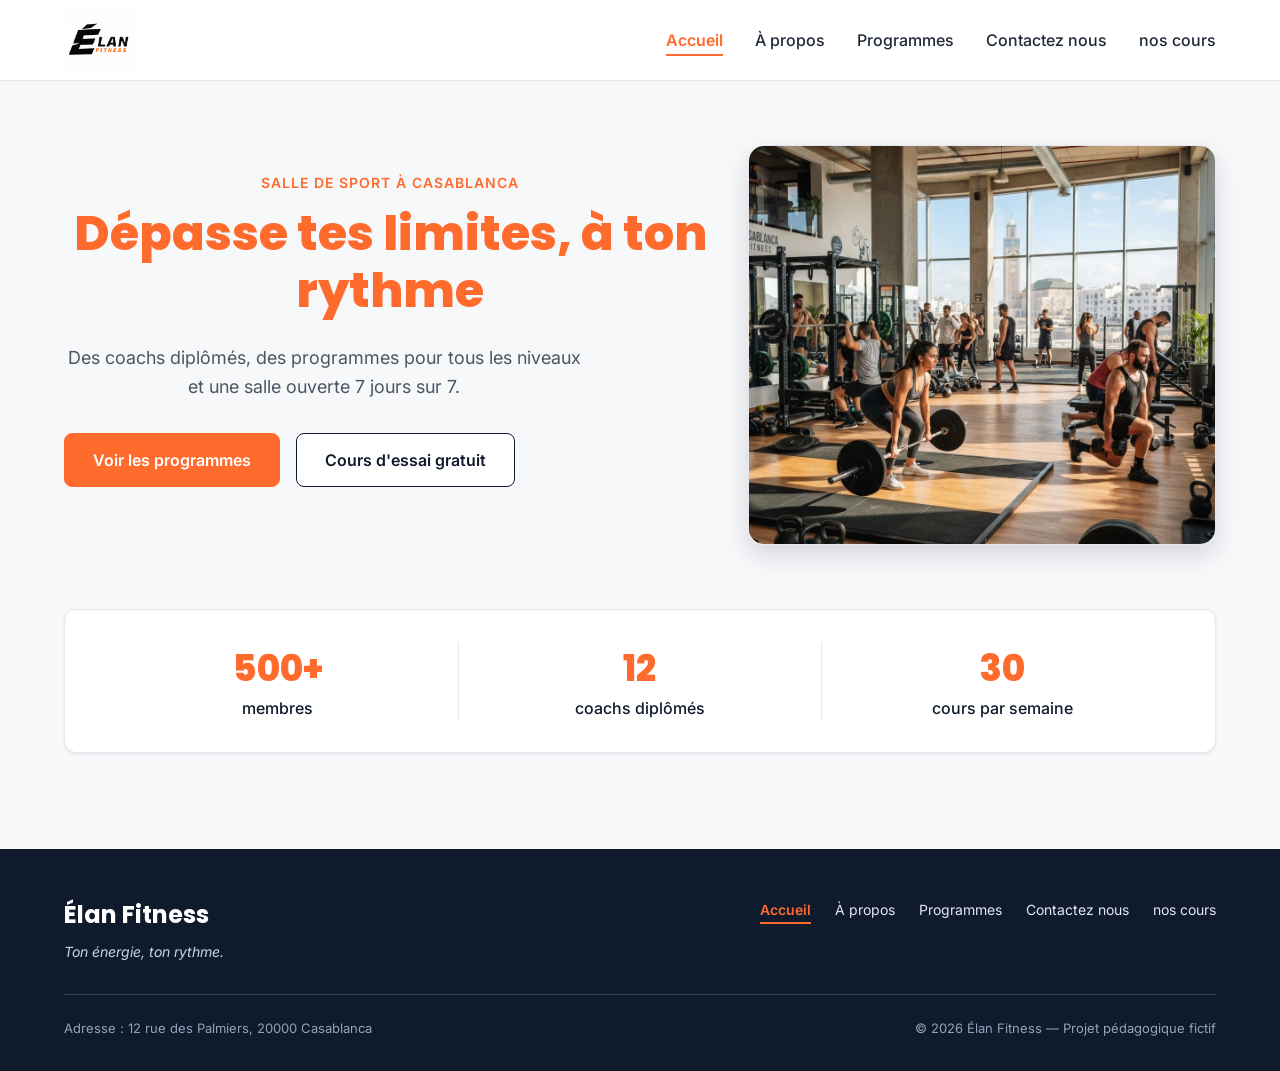
<file: index.html>
<!DOCTYPE html>
<html lang="fr">

<head>
  <meta charset="UTF-8">
  <meta name="viewport" content="width=device-width, initial-scale=1">
  <meta name="description"
    content="Élan Fitness, salle de sport à Casablanca : musculation, yoga, cardio,pilatise et boxe fitness avec des coachs diplômés. Réservez votre cours d'essai gratuit.">
  <title>Élan Fitness | Salle de sport à Casablanca</title>

  <link rel="preconnect" href="https://fonts.googleapis.com">
  <link rel="preconnect" href="https://fonts.gstatic.com" crossorigin>
  <link
    href="https://fonts.googleapis.com/css2?family=Inter:wght@400;500;600&family=Poppins:wght@600;700;800&display=swap"
    rel="stylesheet">

  <link rel="stylesheet" href="style.css">
</head>

<body>

  <header class="en-tete">
    <div class="conteneur en-tete-contenu">
      <a href="#accueil" class="logo"><img src="img/logo.png" alt="logo"></a>

      <nav aria-label="Navigation principale">
        <ul class="menu">
          <li><a href="index.html" class="lien-actif">Accueil</a></li>
          <li><a href="propose.html">À propos</a></li>
          <li><a href="programmes.html">Programmes</a></li>
          <li><a href="contact.html">Contactez nous</a></li>
          <li><a href="classes.html" >nos cours</a></li>
        </ul>
      </nav>
    </div>
  </header>

  <main>

    <section id="accueil" class="hero">
      <div class="conteneur">

        <div class="hero-contenu">
          <div class="hero-texte">
            <p class="sur-titre">Salle de sport à Casablanca</p>
            <h1>Dépasse tes limites, à ton rythme</h1>
            <p class="hero-description">
              Des coachs diplômés, des programmes pour tous les niveaux et une salle ouverte 7 jours sur 7.
            </p>
            <div class="boutons">
              <a href="#programmes" class="bouton bouton-principal">Voir les programmes</a>
              <a href="#contact" class="bouton bouton-secondaire">Cours d'essai gratuit</a>
            </div>
          </div>

          <img class="hero-image" src="img/hero.jpg"
            alt="Des personnes s'entraînent dans une salle de sport lumineuse à Casablanca">
        </div>

        <div class="chiffres">
          <div class="chiffre">
            <p class="chiffre-nombre">500+</p>
            <p>membres</p>
          </div>
          <div class="chiffre">
            <p class="chiffre-nombre">12</p>
            <p>coachs diplômés</p>
          </div>
          <div class="chiffre">
            <p class="chiffre-nombre">30</p>
            <p>cours par semaine</p>
          </div>
        </div>

      </div>
    </section>

  </main>

  <footer class="pied-de-page">
    <div class="conteneur">

      <div class="pied-haut">
        <div>
          <p class="logo logo-clair">Élan Fitness</p>
          <p class="slogan">Ton énergie, ton rythme.</p>
        </div>

        <nav aria-label="Navigation du pied de page">
          <ul class="menu menu-pied">
            <li><a href="index.html" class="lien-actif">Accueil</a></li>
            <li><a href="propose.html">À propos</a></li>
            <li><a href="programmes.html">Programmes</a></li>
            <li><a href="contact.html">Contactez nous</a></li>
            <li><a href="classes.html">nos cours</a></li>
          </ul>
        </nav>
      </div>

      <div class="pied-bas">
        <p>Adresse : 12 rue des Palmiers, 20000 Casablanca</p>
        <p>&copy; 2026 Élan Fitness — Projet pédagogique fictif</p>
      </div>

    </div>
  </footer>

</body>

</html>
</file>
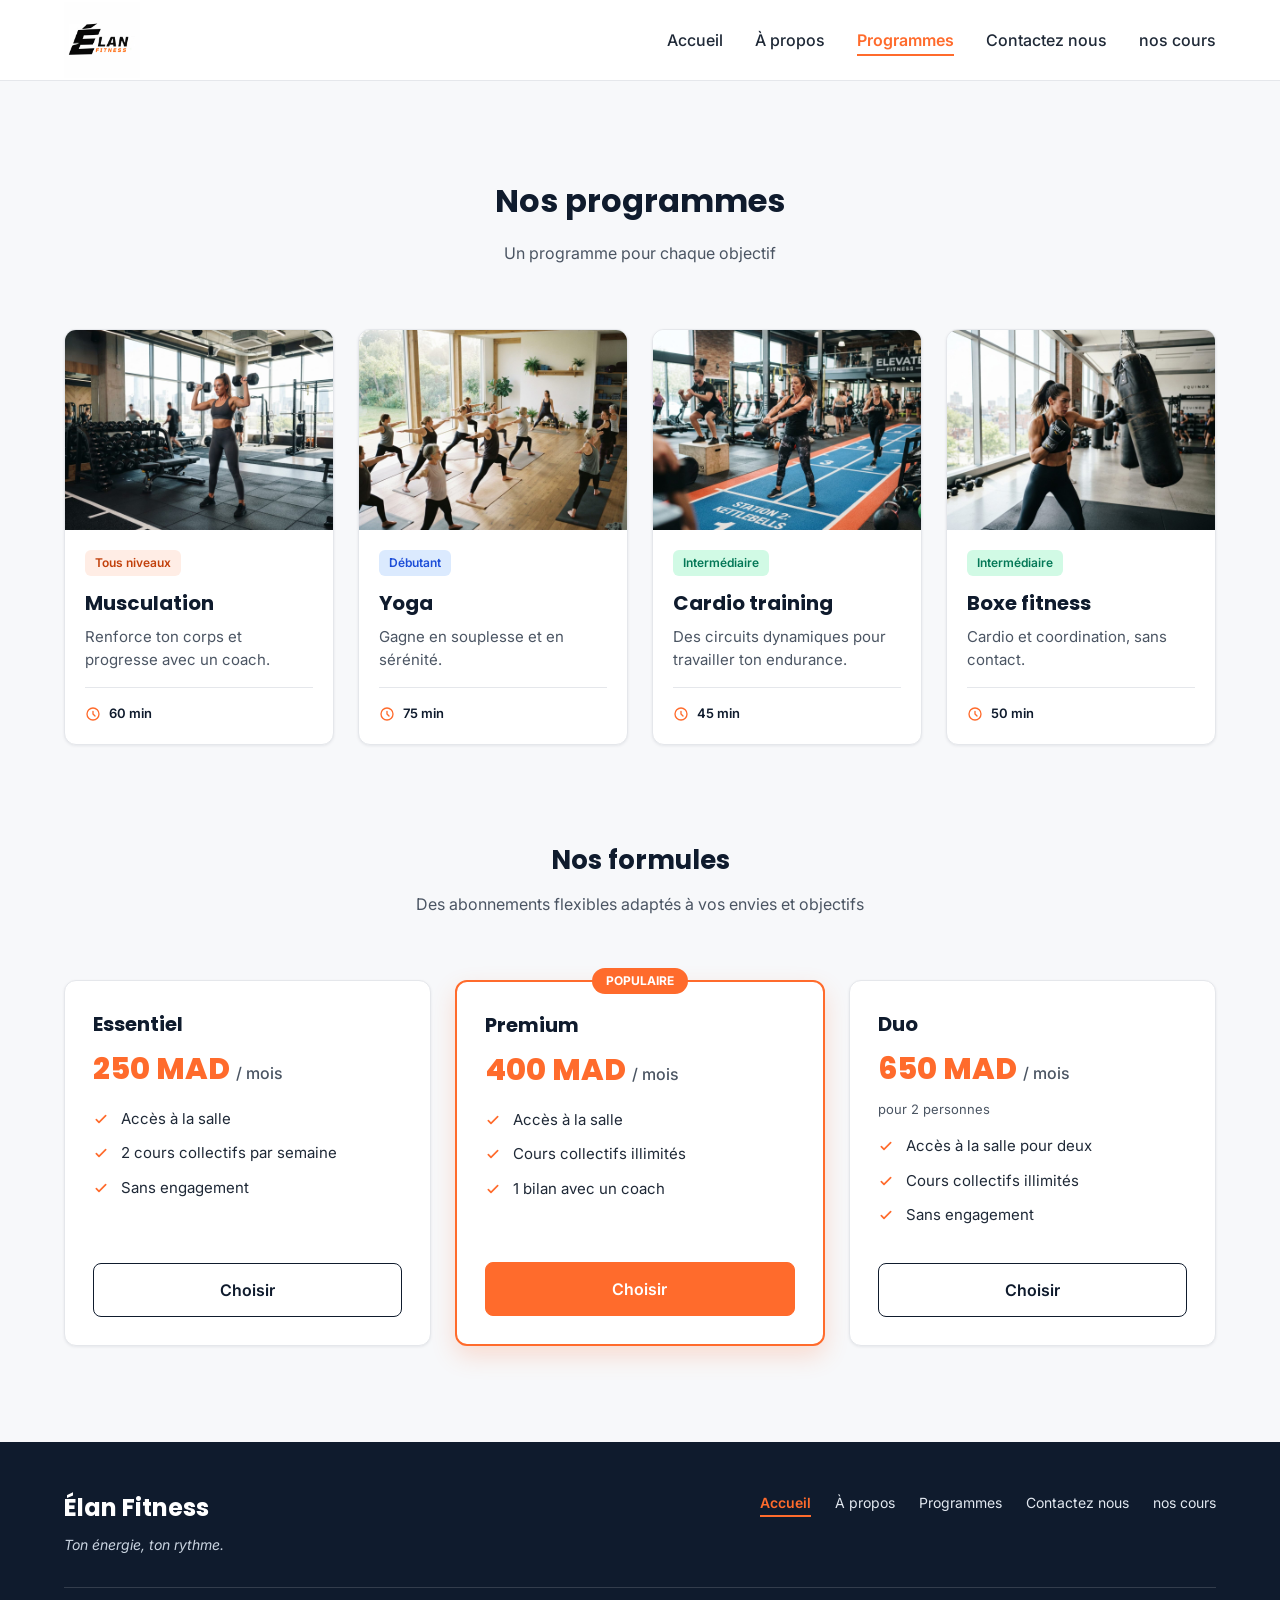
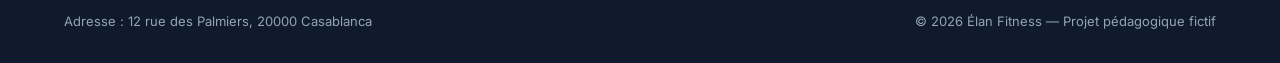
<file: programmes.html>
<!DOCTYPE html>
<html lang="fr">

<head>
  <meta charset="UTF-8">
  <meta name="viewport" content="width=device-width, initial-scale=1">
  <meta name="description"
    content="Élan Fitness, salle de sport à Casablanca : musculation, yoga, cardio et boxe fitness avec des coachs diplômés. Réservez votre cours d'essai gratuit.">
  <title>Élan Fitness | Salle de sport à Casablanca</title>

  <link rel="preconnect" href="https://fonts.googleapis.com">
  <link rel="preconnect" href="https://fonts.gstatic.com" crossorigin>
  <link
    href="https://fonts.googleapis.com/css2?family=Inter:wght@400;500;600&family=Poppins:wght@600;700;800&display=swap"
    rel="stylesheet">

  <link rel="stylesheet" href="style.css">
</head>
<body>
     <!-- start header  -->
  <header class="en-tete">
    <div class="conteneur en-tete-contenu">
      <a href="#accueil" class="logo"><img src="img/logo.png" alt="logo"></a>

      <nav aria-label="Navigation principale">
        <ul class="menu">
          <li><a href="index.html" >Accueil</a></li>
          <li><a href="propose.html">À propos</a></li>
          <li><a href="programmes.html" class="lien-actif">Programmes</a></li>
          <li><a href="contact.html">Contactez nous</a></li>
          <li><a href="classes.html" >nos cours</a></li>
        </ul>
      </nav>
      
    </div>
  </header>
    <!-- end header -->


    <section id="programmes" class="section">
      <div class="conteneur">

        <div class="section-titre">
          <h2>Nos programmes</h2>
          <p>Un programme pour chaque objectif</p>
        </div>

        <div class="cartes">

          <article class="carte carte-programme">
            <img src="img/musculation.jpg" alt="Une sportive soulève des haltères dans l'espace musculation">
            <div class="programme-corps">
              <span class="etiquette etiquette-orange">Tous niveaux</span>
              <h3>Musculation</h3>
              <p>Renforce ton corps et progresse avec un coach.</p>
              <p class="duree"><img src="img/icone-duree.svg" alt="">60 min</p>
            </div>
          </article>

          <article class="carte carte-programme">
            <img src="img/yoga.jpg" alt="Un groupe pratique le yoga sur des tapis dans une salle lumineuse">
            <div class="programme-corps">
              <span class="etiquette etiquette-bleue">Débutant</span>
              <h3>Yoga</h3>
              <p>Gagne en souplesse et en sérénité.</p>
              <p class="duree"><img src="img/icone-duree.svg" alt="">75 min</p>
            </div>
          </article>

          <article class="carte carte-programme">
            <img src="img/cardio.jpg" alt="Des sportifs suivent un circuit de cardio training avec des kettlebells">
            <div class="programme-corps">
              <span class="etiquette etiquette-verte">Intermédiaire</span>
              <h3>Cardio training</h3>
              <p>Des circuits dynamiques pour travailler ton endurance.</p>
              <p class="duree"><img src="img/icone-duree.svg" alt="">45 min</p>
            </div>
          </article>

          <article class="carte carte-programme">
            <img src="img/boxe.jpg" alt="Une sportive frappe un sac de frappe pendant un cours de boxe fitness">
            <div class="programme-corps">
              <span class="etiquette etiquette-verte">Intermédiaire</span>
              <h3>Boxe fitness</h3>
              <p>Cardio et coordination, sans contact.</p>
              <p class="duree"><img src="img/icone-duree.svg" alt="">50 min</p>
            </div>
          </article>

        </div>

        <div class="formules">

          <div class="section-titre">
            <h3>Nos formules</h3>
            <p>Des abonnements flexibles adaptés à vos envies et objectifs</p>
          </div>

          <div class="cartes">

            <article class="carte formule">
              <h4>Essentiel</h4>
              <p class="prix">250 MAD <span>/ mois</span></p>
              <ul class="formule-liste">
                <li>Accès à la salle</li>
                <li>2 cours collectifs par semaine</li>
                <li>Sans engagement</li>
              </ul>
              <a href="#contact" class="bouton bouton-secondaire">Choisir</a>
            </article>

            <article class="carte formule formule-populaire">
              <p class="badge-populaire">Populaire</p>
              <h4>Premium</h4>
              <p class="prix">400 MAD <span>/ mois</span></p>
              <ul class="formule-liste">
                <li>Accès à la salle</li>
                <li>Cours collectifs illimités</li>
                <li>1 bilan avec un coach</li>
              </ul>
              <a href="#contact" class="bouton bouton-principal">Choisir</a>
            </article>

            <article class="carte formule">
              <h4>Duo</h4>
              <p class="prix">650 MAD <span>/ mois</span></p>
              <p class="prix-note">pour 2 personnes</p>
              <ul class="formule-liste">
                <li>Accès à la salle pour deux</li>
                <li>Cours collectifs illimités</li>
                <li>Sans engagement</li>
              </ul>
              <a href="#contact" class="bouton bouton-secondaire">Choisir</a>
            </article>

          </div>
        </div>

      </div>
    </section>
      <footer class="pied-de-page">
    <div class="conteneur">

      <div class="pied-haut">
        <div>
          <p class="logo logo-clair">Élan Fitness</p>
          <p class="slogan">Ton énergie, ton rythme.</p>
        </div>

        <nav aria-label="Navigation du pied de page">
          <ul class="menu menu-pied">
          <li><a href="index.html" class="lien-actif">Accueil</a></li>
          <li><a href="propose.html">À propos</a></li>
          <li><a href="programmes.html">Programmes</a></li>
          <li><a href="contact.html">Contactez nous</a></li>
          <li><a href="classes.html" >nos cours</a></li>
          </ul>
        </nav>
      </div>

      <div class="pied-bas">
        <p>Adresse : 12 rue des Palmiers, 20000 Casablanca</p>
        <p>&copy; 2026 Élan Fitness — Projet pédagogique fictif</p>
      </div>

    </div>
  </footer>
</body>
</file>
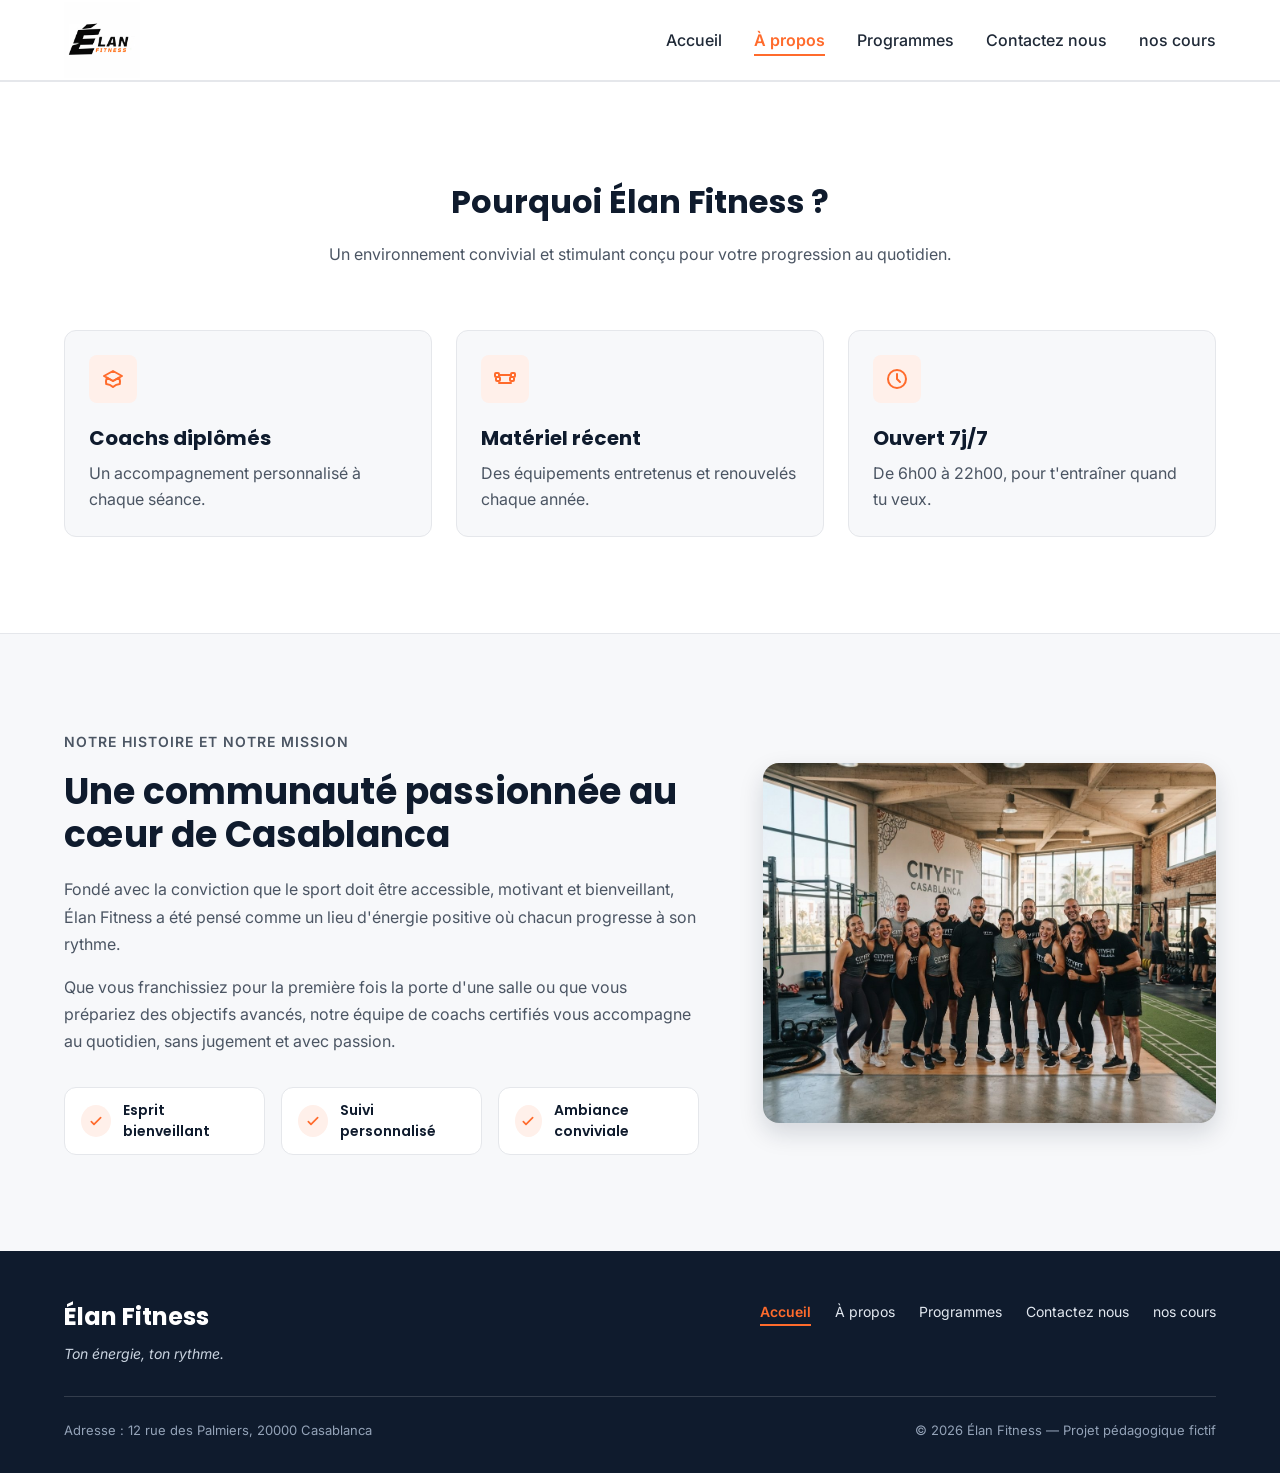
<file: propose.html>
<!DOCTYPE html>
<html lang="fr">

<head>
  <meta charset="UTF-8">
  <meta name="viewport" content="width=device-width, initial-scale=1">
  <meta name="description"
    content="Élan Fitness, salle de sport à Casablanca : musculation, yoga, cardio et boxe fitness avec des coachs diplômés. Réservez votre cours d'essai gratuit.">
  <title>Élan Fitness | Salle de sport à Casablanca</title>

  <link rel="preconnect" href="https://fonts.googleapis.com">
  <link rel="preconnect" href="https://fonts.gstatic.com" crossorigin>
  <link
    href="https://fonts.googleapis.com/css2?family=Inter:wght@400;500;600&family=Poppins:wght@600;700;800&display=swap"
    rel="stylesheet">

  <link rel="stylesheet" href="style.css">
</head>
<body>
    <!-- start header  -->
          <header class="en-tete">
    <div class="conteneur en-tete-contenu">
      <a href="#accueil" class="logo"><img src="img/logo.png" alt="logo"></a>

      <nav aria-label="Navigation principale">
        <ul class="menu">
          <li><a href="index.html" >Accueil</a></li>
          <li><a href="propose.html" class="lien-actif">À propos</a></li>
          <li><a href="programmes.html">Programmes</a></li>
          <li><a href="contact.html">Contactez nous</a></li>
          <li><a href="classes.html" >nos cours</a></li>
        </ul>
      </nav>

    </div>
  </header>
    <!-- end header -->
     <main>
        <section class="section section-blanche">
      <div class="conteneur">

        <div class="section-titre">
          <h2>Pourquoi Élan Fitness ?</h2>
          <p>Un environnement convivial et stimulant conçu pour votre progression au quotidien.</p>
        </div>

        <div class="cartes">
          <article class="carte carte-avantage">
            <div class="icone"><img src="img/icone-coach.svg" alt=""></div>
            <h3>Coachs diplômés</h3>
            <p>Un accompagnement personnalisé à chaque séance.</p>
          </article>

          <article class="carte carte-avantage">
            <div class="icone"><img src="img/icone-materiel.svg" alt=""></div>
            <h3>Matériel récent</h3>
            <p>Des équipements entretenus et renouvelés chaque année.</p>
          </article>

          <article class="carte carte-avantage">
            <div class="icone"><img src="img/icone-horloge.svg" alt=""></div>
            <h3>Ouvert 7j/7</h3>
            <p>De 6h00 à 22h00, pour t'entraîner quand tu veux.</p>
          </article>
        </div>

      </div>
    </section>
         <section id="a-propos" class="section">
      <div class="conteneur apropos-contenu">

        <div class="apropos-texte">
          <p class="sur-titre">Notre histoire et notre mission</p>
          <h2>Une communauté passionnée au cœur de Casablanca</h2>
          <p>
            Fondé avec la conviction que le sport doit être accessible, motivant et bienveillant,
            Élan Fitness a été pensé comme un lieu d'énergie positive où chacun progresse à son rythme.
          </p>
          <p>
            Que vous franchissiez pour la première fois la porte d'une salle ou que vous prépariez des
            objectifs avancés, notre équipe de coachs certifiés vous accompagne au quotidien, sans
            jugement et avec passion.
          </p>

          <ul class="valeurs">
            <li class="valeur">
              <div class="icone icone-petite"><img src="img/icone-check.svg" alt=""></div>
              <span>Esprit bienveillant</span>
            </li>
            <li class="valeur">
              <div class="icone icone-petite"><img src="img/icone-check.svg" alt=""></div>
              <span>Suivi personnalisé</span>
            </li>
            <li class="valeur">
              <div class="icone icone-petite"><img src="img/icone-check.svg" alt=""></div>
              <span>Ambiance conviviale</span>
            </li>
          </ul>
        </div>

        <img class="apropos-image" src="img/equipe.jpg" alt="L'équipe de coachs d'Élan Fitness réunie dans la salle">

      </div>
    </section>
     </main>
       <footer class="pied-de-page">
    <div class="conteneur">

      <div class="pied-haut">
        <div>
          <p class="logo logo-clair">Élan Fitness</p>
          <p class="slogan">Ton énergie, ton rythme.</p>
        </div>

        <nav aria-label="Navigation du pied de page">
          <ul class="menu menu-pied">
          <li><a href="index.html" class="lien-actif">Accueil</a></li>
          <li><a href="propose.html">À propos</a></li>
          <li><a href="programmes.html">Programmes</a></li>
          <li><a href="contact.html">Contactez nous</a></li>
          <li><a href="classes.html" >nos cours</a></li>

          </ul>
        </nav>
      </div>

      <div class="pied-bas">
        <p>Adresse : 12 rue des Palmiers, 20000 Casablanca</p>
        <p>&copy; 2026 Élan Fitness — Projet pédagogique fictif</p>
      </div>

    </div>
  </footer>
 
</body>
</file>
<file: style.css>
* {
  box-sizing: border-box;
  margin: 0;
  padding: 0;
}

html {
  scroll-behavior: smooth;
}

body {
  font-family: 'Inter', Arial, sans-serif;
  font-size: 16px;
  line-height: 1.5;
  color: #1F2937;
  background-color: #F7F8FA;
}

h1,
h2,
h3,
h4 {
  font-family: 'Poppins', Arial, sans-serif;
  color: #0F1B2D;
}

a {
  color: inherit;
  text-decoration: none;
}

ul {
  list-style: none;
}

img {
  display: block;
  max-width: 100%;
}

a:focus-visible,
button:focus-visible {
  outline: 3px solid #FF6B2C;
  outline-offset: 2px;
}

.conteneur {
  width: 100%;
  max-width: 1200px;
  margin: 0 auto;
  padding: 0 24px;
}

.section {
  padding: 96px 0;
}

.section-blanche {
  background-color: #FFFFFF;
  border-top: 1px solid #E5E7EB;
  border-bottom: 1px solid #E5E7EB;
}

.section-titre {
  max-width: 640px;
  margin: 0 auto 64px;
  text-align: center;
}

.section-titre h2 {
  font-size: 32px;
  margin-bottom: 16px;
}

.section-titre h3 {
  font-size: 26px;
  margin-bottom: 12px;
}

.section-titre p {
  color: #4B5563;
}

.sur-titre {
  font-size: 14px;
  font-weight: 600;
  color: #FF6B2C;
  text-transform: uppercase;
  letter-spacing: 1px;
  margin-bottom: 12px;
}

.bouton {
  display: inline-block;
  padding: 14px 28px;
  border-radius: 8px;
  font-size: 16px;
  font-weight: 600;
  text-align: center;
  cursor: pointer;
}

.bouton-principal {
  background-color: #FF6B2C;
  border: 1px solid #FF6B2C;
  color: #FFFFFF;
}

.bouton-principal:hover {
  background-color: #F05817;
}

.bouton-secondaire {
  background-color: #FFFFFF;
  border: 1px solid #0F1B2D;
  color: #0F1B2D;
}

.bouton-secondaire:hover {
  background-color: #F3F4F6;
}

.cartes {
  display: flex;
  gap: 24px;
}

.carte {
  flex: 1;
  background-color: #FFFFFF;
  border: 1px solid #E5E7EB;
  border-radius: 12px;
  box-shadow: 0 1px 3px rgba(15, 27, 45, 0.08);
}

.icone {
  width: 48px;
  height: 48px;
  background-color: #FFF0EA;
  border-radius: 8px;
  display: flex;
  align-items: center;
  justify-content: center;
}

.icone img {
  width: 24px;
  height: 24px;
}

.icone-petite {
  width: 32px;
  height: 32px;
  border-radius: 50%;
}

.icone-petite img {
  width: 16px;
  height: 16px;
}

.en-tete {
  position: sticky;
  top: 0;
  z-index: 10;
  background-color: #FFFFFF;
  border-bottom: 1px solid #E5E7EB;
}

.en-tete-contenu {
  height: 80px;
  display: flex;
  align-items: center;
  justify-content: space-between;
}

.logo {
  display: flex;
  align-items: center;
  font-family: 'Poppins', Arial, sans-serif;
  font-size: 24px;
  font-weight: 700;
  color: #0F1B2D;
}

/* .logo::after {
  content: "";
  width: 10px;
  height: 10px;
  margin-left: 8px;
  background-color: #FF6B2C;
  border-radius: 50%;
} */

.menu {
  display: flex;
  gap: 32px;
}

.menu a {
  font-weight: 500;
  padding-bottom: 4px;
  border-bottom: 2px solid transparent;
}

.menu a:hover {
  color: #FF6B2C;
}

.menu .lien-actif {
  color: #FF6B2C;
  font-weight: 600;
  border-bottom-color: #FF6B2C;
}

.hero {
  padding: 64px 0 96px;
}

.hero-contenu {
  display: flex;
  align-items: center;
  gap: 32px;
}

.hero-texte {
  flex: 7;
}

.hero-texte h1 {
  font-size: 48px;
  font-weight: 800;
  line-height: 1.2;
  margin-bottom: 24px;
}

.hero-description {
  max-width: 520px;
  font-size: 18px;
  line-height: 1.6;
  color: #4B5563;
  margin-bottom: 32px;
}

.boutons {
  display: flex;
  flex-wrap: wrap;
  gap: 16px;
}

.hero-image {
  flex: 5;
  min-width: 0;
  height: 400px;
  object-fit: cover;
  border-radius: 16px;
  border: 1px solid #E5E7EB;
  box-shadow: 0 10px 25px rgba(15, 27, 45, 0.15);
}

.chiffres {
  display: flex;
  margin-top: 64px;
  padding: 32px;
  background-color: #FFFFFF;
  border: 1px solid #E5E7EB;
  border-radius: 12px;
  box-shadow: 0 1px 3px rgba(15, 27, 45, 0.08);
}

.chiffre {
  flex: 1;
  text-align: center;
  font-weight: 500;
  color: #0F1B2D;
}

.chiffre+.chiffre {
  border-left: 1px solid #E5E7EB;
}

.chiffre-nombre {
  font-family: 'Poppins', Arial, sans-serif;
  font-size: 36px;
  font-weight: 800;
  color: #FF6B2C;
}

.carte-avantage {
  padding: 24px;
  background-color: #F7F8FA;
  box-shadow: none;
}

.carte-avantage .icone {
  margin-bottom: 20px;
}

.carte-avantage h3 {
  font-size: 20px;
  margin-bottom: 8px;
}

.carte-avantage p {
  color: #4B5563;
  line-height: 1.6;
}

.apropos-contenu {
  display: flex;
  align-items: center;
  gap: 64px;
}

.apropos-texte {
  flex: 7;
}

.apropos-texte h2 {
  font-size: 36px;
  line-height: 1.2;
  margin-bottom: 20px;
}

.apropos-texte p {
  color: #4B5563;
  line-height: 1.7;
  margin-bottom: 16px;
}

.valeurs {
  display: flex;
  gap: 16px;
  margin-top: 32px;
}

.valeur {
  flex: 1;
  display: flex;
  align-items: center;
  gap: 12px;
  padding: 12px 16px;
  background-color: #FFFFFF;
  border: 1px solid #E5E7EB;
  border-radius: 12px;
  font-family: 'Poppins', Arial, sans-serif;
  font-size: 14px;
  font-weight: 600;
  color: #0F1B2D;
}

.apropos-image {
  flex: 5;
  min-width: 0;
  height: 360px;
  object-fit: cover;
  border-radius: 16px;
  box-shadow: 0 10px 25px rgba(15, 27, 45, 0.15);
}

.carte-programme {
  display: flex;
  flex-direction: column;
  overflow: hidden;
}

.carte-programme>img {
  width: 100%;
  height: 200px;
  object-fit: cover;
}

.programme-corps {
  flex: 1;
  display: flex;
  flex-direction: column;
  padding: 20px;
}

.programme-corps h3 {
  font-size: 20px;
  margin-bottom: 8px;
}

.programme-corps p {
  font-size: 15px;
  color: #4B5563;
}

.etiquette {
  align-self: flex-start;
  padding: 4px 10px;
  margin-bottom: 12px;
  border-radius: 6px;
  font-size: 12px;
  font-weight: 600;
}

.etiquette-orange {
  background-color: #FFEDE5;
  color: #C2410C;
}

.etiquette-bleue {
  background-color: #DBEAFE;
  color: #1D4ED8;
}

.etiquette-verte {
  background-color: #D1FAE5;
  color: #047857;
}

.programme-corps .duree {
  display: flex;
  align-items: center;
  gap: 8px;
  margin-top: auto;
  padding-top: 16px;
  border-top: 1px solid #E5E7EB;
  font-size: 13px;
  font-weight: 600;
  color: #0F1B2D;
}

.programme-corps h3+p {
  margin-bottom: 16px;
}

.duree img {
  width: 16px;
  height: 16px;
}

.formules {
  margin-top: 96px;
}

.formule {
  position: relative;
  display: flex;
  flex-direction: column;
  padding: 28px;
}

.formule h4 {
  font-size: 20px;
}

.prix {
  margin: 8px 0 16px;
  font-family: 'Poppins', Arial, sans-serif;
  font-size: 30px;
  font-weight: 800;
  color: #FF6B2C;
}

.prix span {
  font-family: 'Inter', Arial, sans-serif;
  font-size: 16px;
  font-weight: 500;
  color: #4B5563;
}

.prix-note {
  margin: -8px 0 16px;
  font-size: 13px;
  color: #4B5563;
}

.formule-liste {
  flex: 1;
  margin-bottom: 24px;
}

.formule-liste li {
  padding-left: 28px;
  margin-bottom: 12px;
  font-size: 15px;
  background-image: url('img/icone-check.svg');
  background-repeat: no-repeat;
  background-position: left center;
  background-size: 16px;
}

.formule .bouton {
  display: block;
}

.formule-populaire {
  border: 2px solid #FF6B2C;
  box-shadow: 0 10px 25px rgba(255, 107, 44, 0.2);
}

.badge-populaire {
  position: absolute;
  top: -14px;
  left: 50%;
  transform: translateX(-50%);
  padding: 4px 14px;
  background-color: #FF6B2C;
  border-radius: 999px;
  font-size: 12px;
  font-weight: 700;
  text-transform: uppercase;
  color: #FFFFFF;
}

.pied-de-page {
  padding: 48px 0 32px;
  background-color: #0F1B2D;
  color: #FFFFFF;
}

.pied-haut {
  display: flex;
  justify-content: space-between;
  align-items: flex-start;
  padding-bottom: 32px;
  border-bottom: 1px solid rgba(255, 255, 255, 0.15);
}

.logo-clair {
  color: #FFFFFF;
}

.slogan {
  margin-top: 8px;
  font-size: 14px;
  font-style: italic;
  color: #CBD5E1;
}

.menu-pied {
  gap: 24px;
}

.menu-pied a {
  font-size: 14px;
  font-weight: 400;
  color: #E2E8F0;
}

.pied-bas {
  display: flex;
  justify-content: space-between;
  margin-top: 24px;
  font-size: 13px;
  color: #94A3B8;
}

/* contact  */
section .contact-conteneur {
  display: flex;
  justify-content: space-between;
  align-items: center;
  width: 100%;
  padding-left: 40px;
  padding-right: 40px;

}

.contact-conteneur .form {
  display: flex;
  align-content: center;
  flex-direction: column;
  width: 50%;
}

.info h1,
.form div label {
  color: #FF6B2C;

}

.form div {
  display: flex;
  flex-direction: column;
  padding-top: 18px;

}


.form button {
  background-color: #FF6B2C;
  color: white;
  width: 80px;
  height: 50px;
  text-align: center;
}

input {

  width: 75%;
  height: 50px;
  border-radius: 10px;
  border: 1px solid gray;
}
/* classes */
table{
  width: 86%;
  margin: auto;
  background-color:gray;
}
table td{
  padding: 10px;
  background-color: #E5E7EB;
} 
.headrow {
  font-weight: bolder;
  color: #FF6B2C;font-size: 20px;
  font-size: 22px;
}
table h3{
  color: #e8906b;
  font-size: medium;
}
tr {
    text-align: center;  
}
.hero-texte {
  text-align: center;
  margin-bottom: 31px;
}

.hero-texte h1 {
  color: #FF6B2C;
}
/* logo */
.logo img {
    max-width: 100%;
    height: 76px;
}
.logo{
  position: relative;
  overflow: hidden;
}

/* addapter ecrant */

/* small ( Mobile) */
@media (max-width:767px) {

  body {
    font-size: 10px;
  }

  .section {
    padding: 55px 0;
  }

  .en-tete-contenu {
    flex-direction: column;
    align-items: center;
  }

  .logo {
    padding-top: 10px;
    font-size: 17px;

  }

  nav {
    font-size: 8px;
    padding-bottom: 10px;
  }

  .hero-contenu {
    flex-direction: column;
  }

  /* propose */
  .cartes {
    flex-direction: column;
  }

  .conteneur.apropos-contenu {
    flex-direction: column;
  }

  ul.valeurs {
    flex-direction: column;
  }

  /* contact */
  .contact-conteneur {
    flex-direction: column;
  }

  input {
    width: 100%;
    height: 50px;
    border-radius: 10px;
    border: 1px solid gray;
  }

  /* footer css */
  .pied-haut {
    display: flex;
    flex-direction: column;
  }

  ul.menu.menu-pied {
    padding-top: 15px;

  }

  .pied-bas {
    flex-direction: column;
  }

}
</file>
